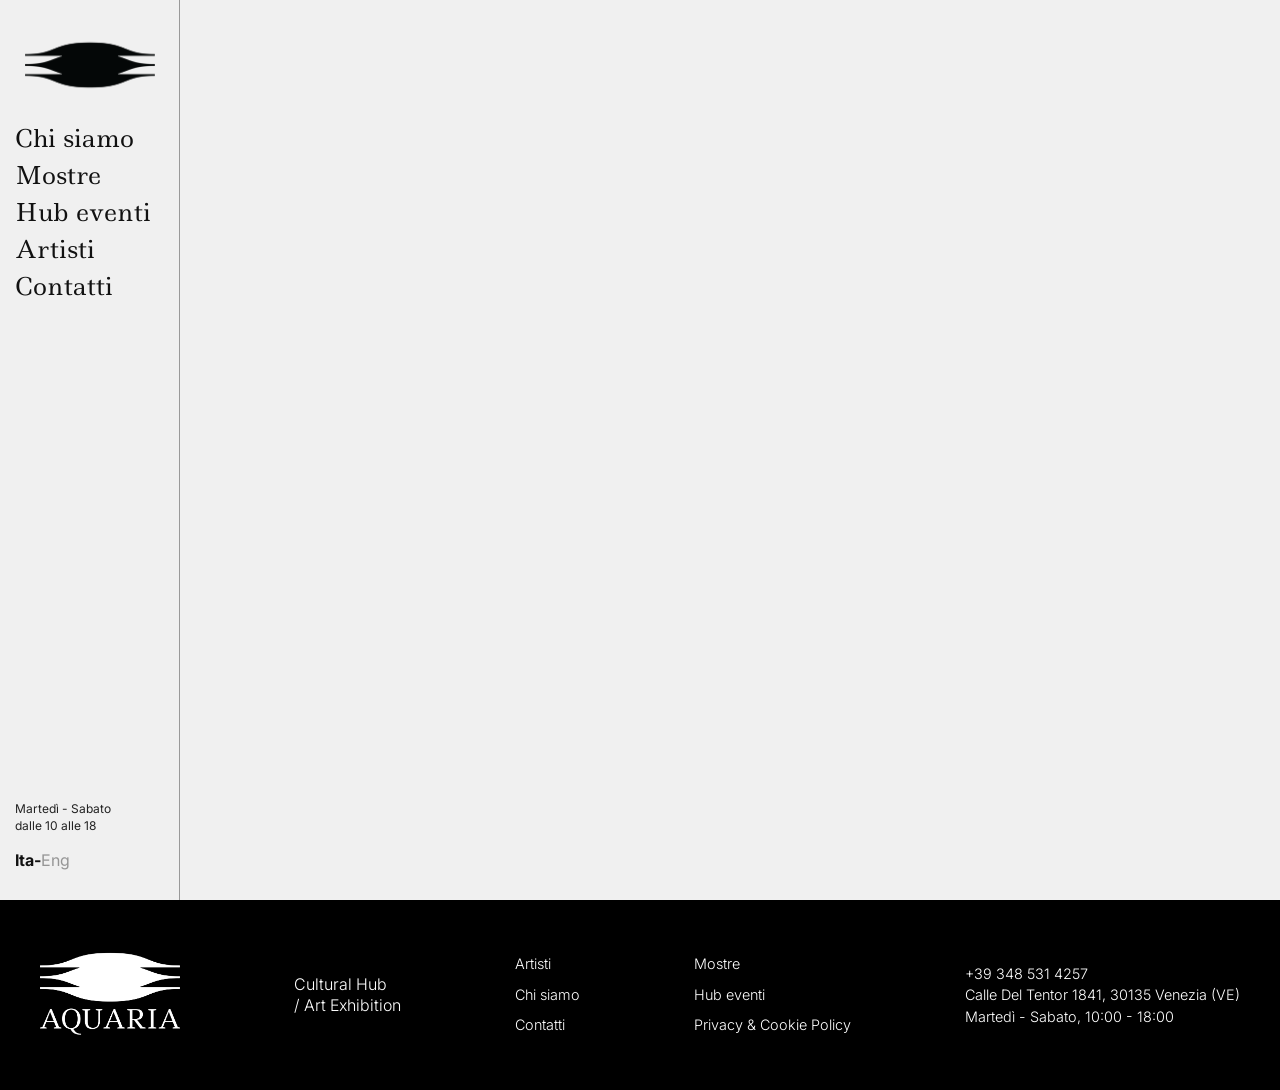
<file: index.html>
<!DOCTYPE html>
<html lang="it">
<head>
    <meta charset="UTF-8">
    <meta name="viewport" content="width=device-width, initial-scale=1.0">
    
    <title>AQUARIA | Galleria d'Arte Contemporanea e Hub Culturale a Venezia</title>
    <meta name="description" content="Scopri AQUARIA, spazio culturale indipendente a Venezia. Mostre d'arte contemporanea, eventi hub e artisti emergenti in laguna. Ingresso gratuito.">
    
    <link rel="preconnect" href="https://fonts.googleapis.com">
    <link rel="preconnect" href="https://fonts.gstatic.com" crossorigin>
    <link href="https://fonts.googleapis.com/css2?family=Inter:wght@400;600;800&family=Ledger&display=swap" rel="stylesheet">
    <link rel="stylesheet" href="style.css">
</head>
<body class="home-page">

    <header class="mobile-header">
        <a href="index.html" class="logo-mobile">
            <img src="logo.png" alt="Aquaria Logo">
        </a>
        
        <div class="hamburger-menu" id="hamburger-menu">
            <span></span>
            <span></span>
            <span></span>
        </div>
    </header>

    <aside class="sidebar">
        <a href="index.html" class="desktop-logo">
            <img src="logo.png" alt="Aquaria Logo">
        </a>

        <div class="mobile-menu-header">
            <div class="mobile-menu-title">Menu</div>
            <div class="lang-switch mobile-lang">
                <span class="lang-it active">Ita</span>-<span class="lang-en">Eng</span>
            </div>
        </div>

        <nav class="nav-menu">
            <ul>
                <li>
                    <a href="about-us.html">
                        <span class="it-only">Chi siamo</span>
                        <span class="en-only">About us</span>
                    </a>
                </li>
                <li>
                    <a href="Exhibitions.html">
                        <span class="it-only">Mostre</span>
                        <span class="en-only">Exhibitions</span>
                    </a>
                </li>
                <li>
                    <a href="hub-events.html">
                        <span class="it-only">Hub eventi</span>
                        <span class="en-only">Hub events</span>
                    </a>
                </li>
                <li>
                    <a href="artists.html">
                        <span class="it-only">Artisti</span>
                        <span class="en-only">Artists</span>
                    </a>
                </li>
                <li>
                    <a href="contacts.html">
                        <span class="it-only">Contatti</span>
                        <span class="en-only">Contact us</span>
                    </a>
                </li>
            </ul>
        </nav>
        
        <div class="hours">
            <span class="it-only">Martedì - Sabato<br>dalle 10 alle 18</span>
            <span class="en-only">Tuesday - Saturday<br>10am to 6pm</span>
        </div>

        <div class="lang-switch desktop-lang">
            <span class="lang-it active">Ita</span>-<span class="lang-en">Eng</span>
        </div>
    </aside>

    <main class="main-content">
        <header class="content-header">
            <h1 class="main-title">Aquaria</h1>
            <a href="Exhibitions.html" class="events-link">
                <span class="it-only">Scopri i nostri eventi!</span>
                <span class="en-only">Discover our events!</span>
            </a>
        </header>

        <section class="gallery" id="home-gallery">
        </section>
        
        <footer class="site-footer">
            <div class="footer-col">
                <a href="index.html" class="footer-logo">
                    <img src="logo_footer.png" alt="Aquaria Logo Footer" class="invert-logo">
                </a>
            </div>

            <div class="footer-col">
                <div style="font-family: var(--font-sans); font-size: 1rem; line-height: 1.3;">
                    Cultural Hub<br>/ Art Exhibition
                </div>
            </div>

            <div class="footer-col" style="gap: 12px;">
                <a href="artists.html">
                    <span class="it-only">Artisti</span>
                    <span class="en-only">Artists</span>
                </a>
                <a href="about-us.html">
                    <span class="it-only">Chi siamo</span>
                    <span class="en-only">About us</span>
                </a>
                <a href="contacts.html">
                    <span class="it-only">Contatti</span>
                    <span class="en-only">Contacts</span>
                </a>
            </div>

            <div class="footer-col" style="gap: 12px;">
                <a href="Exhibitions.html">
                    <span class="it-only">Mostre</span>
                    <span class="en-only">Exhibitions</span>
                </a>
                <a href="hub-events.html">
                    <span class="it-only">Hub eventi</span>
                    <span class="en-only">Hub events</span>
                </a>
                <a href="privacy.html">Privacy & Cookie Policy</a>
            </div>

            <div class="footer-col" style="line-height: 1.5;">
                +39 348 531 4257<br>
                Calle Del Tentor 1841, 30135 Venezia (VE)<br>
                <span class="it-only">Martedì - Sabato, 10:00 - 18:00</span>
                <span class="en-only">Tuesday - Saturday, 10am - 6pm</span>
            </div>
        </footer>
    </main>

    <script src="script.js?v=5"></script>
</body>
</html>
</file>
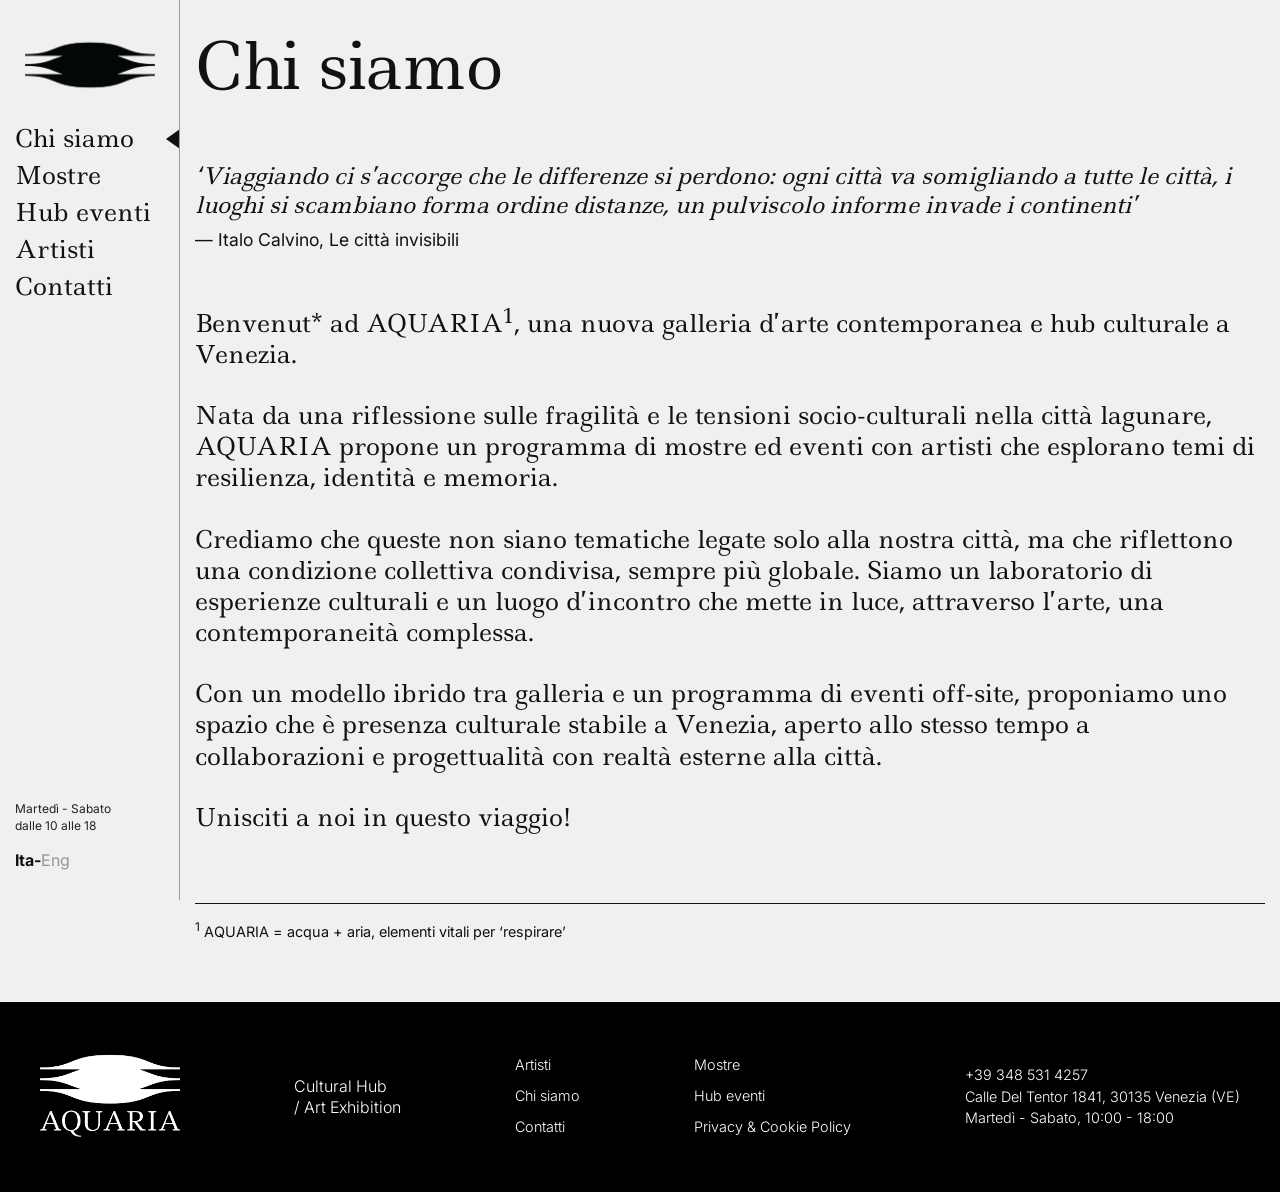
<file: about-us.html>
<!DOCTYPE html>
<html lang="it">
<head>
    <meta charset="UTF-8">
    <meta name="viewport" content="width=device-width, initial-scale=1.0">
    <title>Aquaria - About Us</title>
    <link rel="preconnect" href="https://fonts.googleapis.com">
    <link rel="preconnect" href="https://fonts.gstatic.com" crossorigin>
    <link href="https://fonts.googleapis.com/css2?family=Inter:wght@400;600;800&family=Ledger&display=swap" rel="stylesheet">
    <link rel="stylesheet" href="style.css">
</head>
<body>

    <header class="mobile-header">
        <a href="index.html" class="logo-mobile">
            <img src="logo.png" alt="Aquaria Logo">
        </a>
        
        <div class="hamburger-menu" id="hamburger-menu">
            <span></span>
            <span></span>
            <span></span>
        </div>
    </header>

    <aside class="sidebar">
        <a href="index.html" class="desktop-logo">
            <img src="logo.png" alt="Aquaria Logo">
        </a>

        <div class="mobile-menu-header">
            <div class="mobile-menu-title">Menu</div>
            <div class="lang-switch mobile-lang">
                <span class="lang-it active">Ita</span>-<span class="lang-en">Eng</span>
            </div>
        </div>

        <nav class="nav-menu">
            <ul>
                <li>
                    <a href="about-us.html">
                        <span class="it-only">Chi siamo</span>
                        <span class="en-only">About us</span>
                    </a>
                </li>
                <li>
                    <a href="Exhibitions.html">
                        <span class="it-only">Mostre</span>
                        <span class="en-only">Exhibitions</span>
                    </a>
                </li>
                <li>
                    <a href="hub-events.html">
                        <span class="it-only">Hub eventi</span>
                        <span class="en-only">Hub events</span>
                    </a>
                </li>
                <li>
                    <a href="artists.html">
                        <span class="it-only">Artisti</span>
                        <span class="en-only">Artists</span>
                    </a>
                </li>
                <li>
                    <a href="contacts.html">
                        <span class="it-only">Contatti</span>
                        <span class="en-only">Contact us</span>
                    </a>
                </li>
            </ul>
        </nav>
        
        <div class="hours">
            <span class="it-only">Martedì - Sabato<br>dalle 10 alle 18</span>
            <span class="en-only">Tuesday - Saturday<br>10am to 6pm</span>
        </div>

        <div class="lang-switch desktop-lang">
            <span class="lang-it active">Ita</span>-<span class="lang-en">Eng</span>
        </div>
    </aside>

    <main class="main-content">
        <header class="content-header" style="margin-bottom: 40px;">
            <h1 class="main-title">
                <span class="it-only">Chi siamo</span>
                <span class="en-only">About us</span>
            </h1>
        </header>
        
        <div class="about-text">
            <div class="hero-quote">
                <p class="it-only" style="font-style: italic; font-size: 1.4rem; line-height: 1.3; margin-bottom: 0;">
                    ‘Viaggiando ci s’accorge che le differenze si perdono: ogni città va somigliando a tutte le città, i luoghi si scambiano forma ordine distanze, un pulviscolo informe invade i continenti’<br>
                    <span style="font-size: 1.1rem; font-family: var(--font-sans); font-style: normal; display: inline-block; margin-top: 10px;">— Italo Calvino, Le città invisibili</span>
                </p>
                <p class="en-only" style="font-style: italic; font-size: 1.4rem; line-height: 1.3; margin-bottom: 0;">
                    ‘Traveling, you realize that differences are lost: each city takes to resembling all cities, places exchange their form, order, distances, a shapeless dust invades the continents’<br>
                    <span style="font-size: 1.1rem; font-family: var(--font-sans); font-style: normal; display: inline-block; margin-top: 10px;">— Italo Calvino, Invisible Cities</span>
                </p>
            </div>

            <div class="it-only">
                <p style="margin-bottom: 30px;">
                    Benvenut* ad AQUARIA<sup>1</sup>, una nuova galleria d’arte contemporanea e hub culturale a Venezia.
                </p>
                <p style="margin-bottom: 30px;">
                    Nata da una riflessione sulle fragilità e le tensioni socio-culturali nella città lagunare, AQUARIA propone un programma di mostre ed eventi con artisti che esplorano temi di resilienza, identità e memoria.
                </p>
                <p style="margin-bottom: 30px;">
                    Crediamo che queste non siano tematiche legate solo alla nostra città, ma che riflettono una condizione collettiva condivisa, sempre più globale. Siamo un laboratorio di esperienze culturali e un luogo d’incontro che mette in luce, attraverso l’arte, una contemporaneità complessa.
                </p>
                <p style="margin-bottom: 30px;">
                    Con un modello ibrido tra galleria e un programma di eventi off-site, proponiamo uno spazio che è presenza culturale stabile a Venezia, aperto allo stesso tempo a collaborazioni e progettualità con realtà esterne alla città.
                </p>
                <p style="margin-bottom: 70px;">
                    Unisciti a noi in questo viaggio!
                </p>
                <p style="font-size: 0.9rem; font-family: var(--font-sans); border-top: 1px solid #111; padding-top: 15px; margin-bottom: 0;">
                    <sup>1</sup> AQUARIA = acqua + aria, elementi vitali per ‘respirare’
                </p>
            </div>

            <div class="en-only">
                <p style="margin-bottom: 30px;">
                    Welcome to AQUARIA<sup>1</sup>, a new contemporary art gallery and cultural hub in Venice.
                </p>
                <p style="margin-bottom: 30px;">
                    Born from a reflection on the frailties and socio-cultural tensions in the lagoon city, AQUARIA proposes a program of exhibitions and events with artists exploring themes of resilience, identity, and memory.
                </p>
                <p style="margin-bottom: 30px;">
                    We believe that these issues are not only tied to our city, but reflect a shared, increasingly global collective condition. We are a laboratory of cultural experiences and a meeting place that highlights, through art, a complex contemporaneity.
                </p>
                <p style="margin-bottom: 30px;">
                    With a hybrid model between a gallery and an off-site event program, we offer a space that is a permanent cultural presence in Venice, while remaining open to collaborations and projects with realities outside the city.
                </p>
                <p style="margin-bottom: 70px;">
                    Join us on this journey!
                </p>
                <p style="font-size: 0.9rem; font-family: var(--font-sans); border-top: 1px solid #111; padding-top: 15px; margin-bottom: 0;">
                    <sup>1</sup> AQUARIA = water + air, vital elements to ‘breathe’
                </p>
            </div>
        </div>

          <footer class="site-footer">
            <div class="footer-col">
                <a href="index.html" class="footer-logo">
                    <img src="logo_footer.png" alt="Aquaria Logo Footer" class="invert-logo">
                </a>
            </div>

            <div class="footer-col">
                <div style="font-family: var(--font-sans); font-size: 1rem; line-height: 1.3;">
                    Cultural Hub<br>/ Art Exhibition
                </div>
            </div>

            <div class="footer-col" style="gap: 12px;">
                <a href="artists.html">
                    <span class="it-only">Artisti</span>
                    <span class="en-only">Artists</span>
                </a>
                <a href="about-us.html">
                    <span class="it-only">Chi siamo</span>
                    <span class="en-only">About us</span>
                </a>
                <a href="contacts.html">
                    <span class="it-only">Contatti</span>
                    <span class="en-only">Contacts</span>
                </a>
            </div>

            <div class="footer-col" style="gap: 12px;">
                <a href="Exhibitions.html">
                    <span class="it-only">Mostre</span>
                    <span class="en-only">Exhibitions</span>
                </a>
                <a href="hub-events.html">
                    <span class="it-only">Hub eventi</span>
                    <span class="en-only">Hub events</span>
                </a>
                <a href="privacy.html">Privacy & Cookie Policy</a>
            </div>

            <div class="footer-col" style="line-height: 1.5;">
                +39 348 531 4257<br>
                Calle Del Tentor 1841, 30135 Venezia (VE)<br>
                <span class="it-only">Martedì - Sabato, 10:00 - 18:00</span>
                <span class="en-only">Tuesday - Saturday, 10am - 6pm</span>
            </div>
        </footer>
    </main>

    <script src="script.js?v=5"></script>
</body>
</html>
</file>
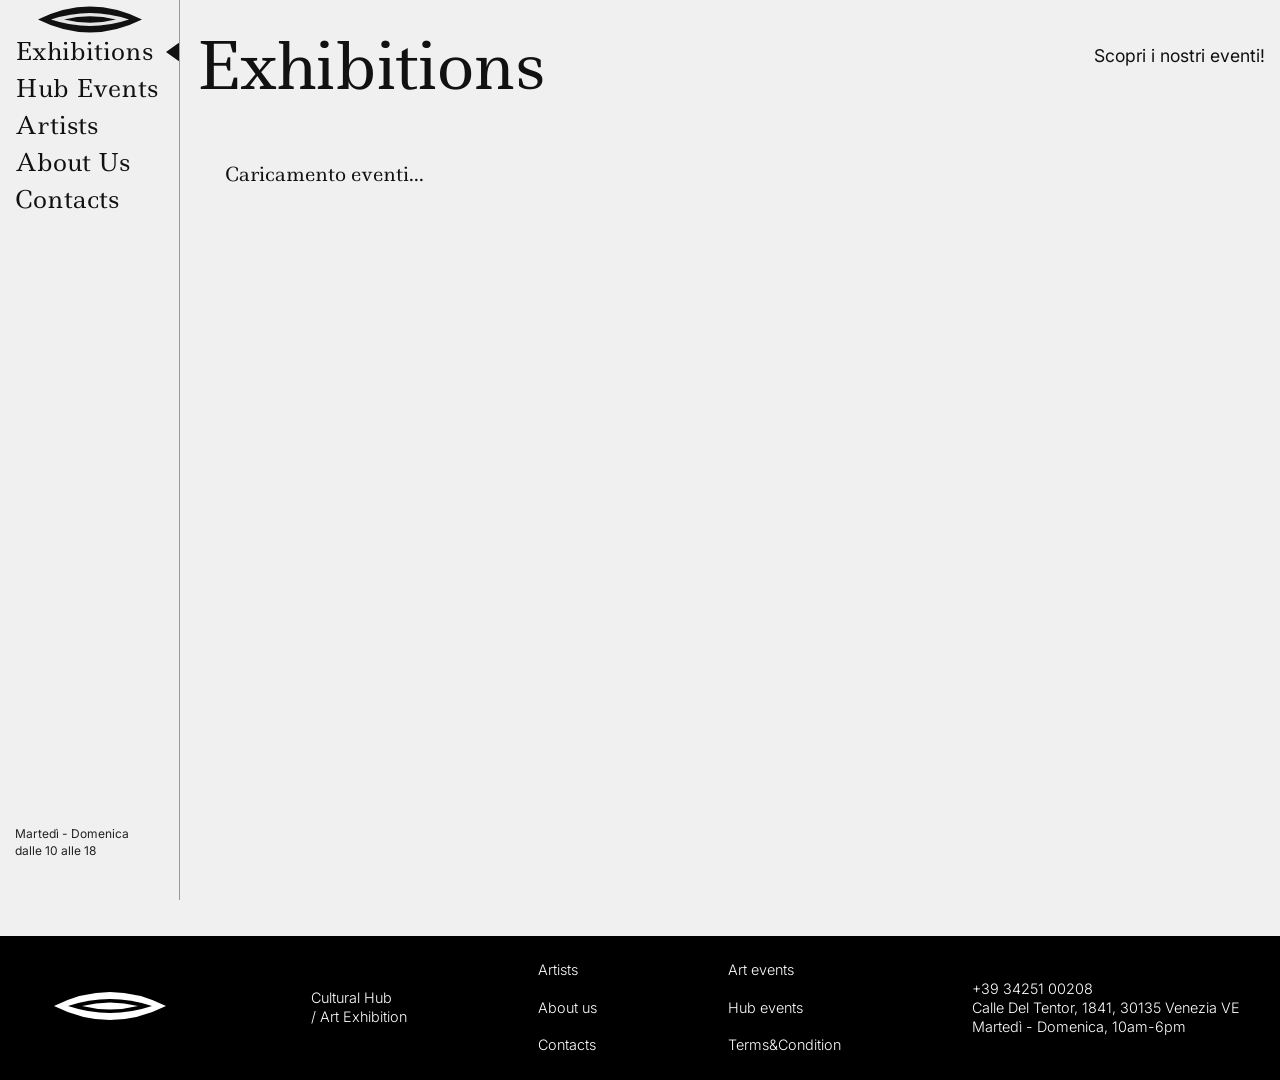
<file: art-events.html>
<!DOCTYPE html>
<html lang="it">
<head>
    <meta charset="UTF-8">
    <meta name="viewport" content="width=device-width, initial-scale=1.0">
    <title>Aquaria - Exhibitions</title>
    <link rel="preconnect" href="https://fonts.googleapis.com">
    <link rel="preconnect" href="https://fonts.gstatic.com" crossorigin>
    <link href="https://fonts.googleapis.com/css2?family=Inter:wght@400;600;800&family=Ledger&display=swap" rel="stylesheet">
    <link rel="stylesheet" href="style.css">
</head>
<body>

    <header class="mobile-header">
        <a href="index.html" class="logo-mobile">
            <svg viewBox="0 0 100 30" xmlns="http://www.w3.org/2000/svg">
                <path d="M10 15 Q50 -5 90 15 Q50 35 10 15 Z" fill="#111"/>
                <path d="M20 15 Q50 5 80 15 Q50 25 20 15 Z" fill="#e5e5e5"/>
                <path d="M30 15 Q50 10 70 15 Q50 20 30 15 Z" fill="#111"/>
            </svg>
        </a>
        
        <div class="hamburger-menu" id="hamburger-menu">
            <span></span>
            <span></span>
            <span></span>
        </div>
    </header>

    <aside class="sidebar">
        <div class="menu-arrow"></div>

        <a href="index.html" class="logo desktop-logo">
            <svg viewBox="0 0 100 30" xmlns="http://www.w3.org/2000/svg">
                <path d="M10 15 Q50 -5 90 15 Q50 35 10 15 Z" fill="#111"/>
                <path d="M20 15 Q50 5 80 15 Q50 25 20 15 Z" fill="#e5e5e5"/>
                <path d="M30 15 Q50 10 70 15 Q50 20 30 15 Z" fill="#111"/>
            </svg>
        </a>

        <div class="mobile-menu-header">
            <div class="mobile-menu-title">Menu</div>
            <a href="#" class="mobile-lang-switch">Eng-Ita</a>
        </div>

        <nav class="nav-menu">
            <ul>
                <li><a href="art-events.html">Exhibitions</a></li>
                <li><a href="hub-events.html">Hub Events</a></li>
                <li><a href="artists.html">Artists</a></li>
                <li><a href="about-us.html">About Us</a></li>
                <li><a href="contacts.html">Contacts</a></li>
            </ul>
        </nav>

        <div class="hours">
            Martedì - Domenica<br>
            dalle 10 alle 18
        </div>
    </aside>

    <main class="main-content">
        <header class="content-header">
            <h1 class="main-title">Exhibitions</h1>
            <a href="art-events.html" class="events-link">Scopri i nostri eventi!</a>
        </header>

        <div class="events-list" id="events-container">
            <p style="padding: 30px; font-family: var(--font-serif); font-size: 1.2rem;">
                Caricamento eventi...
            </p>
        </div>
        <!-- INIZIO FOOTER (Da inserire prima di </main>) -->
        <footer class="site-footer">
            <div class="footer-logo">
                <svg viewBox="0 0 100 30" xmlns="http://www.w3.org/2000/svg">
                    <path d="M10 15 Q50 -5 90 15 Q50 35 10 15 Z" fill="#fff"/>
                    <path d="M20 15 Q50 5 80 15 Q50 25 20 15 Z" fill="#000"/>
                    <path d="M30 15 Q50 10 70 15 Q50 20 30 15 Z" fill="#fff"/>
                </svg>
            </div>
            
            <div class="footer-col">
                Cultural Hub<br>
                / Art Exhibition
            </div>
            
            <div class="footer-col">
                <a href="artists.html">Artists</a><br>
                <a href="about-us.html">About us</a><br>
                <a href="contacts.html">Contacts</a>
            </div>
            
            <div class="footer-col">
                <a href="art-events.html">Art events</a><br>
                <a href="hub-events.html">Hub events</a><br>
                <a href="#">Terms&Condition</a>
            </div>
            
            <div class="footer-col">
                +39 34251 00208<br>
                Calle Del Tentor, 1841, 30135 Venezia VE<br>
                Martedì - Domenica, 10am-6pm
            </div>
        </footer>
        <!-- FINE FOOTER -->
    </main>

    <script src="script.js"></script>
</body>
</html>
</file>
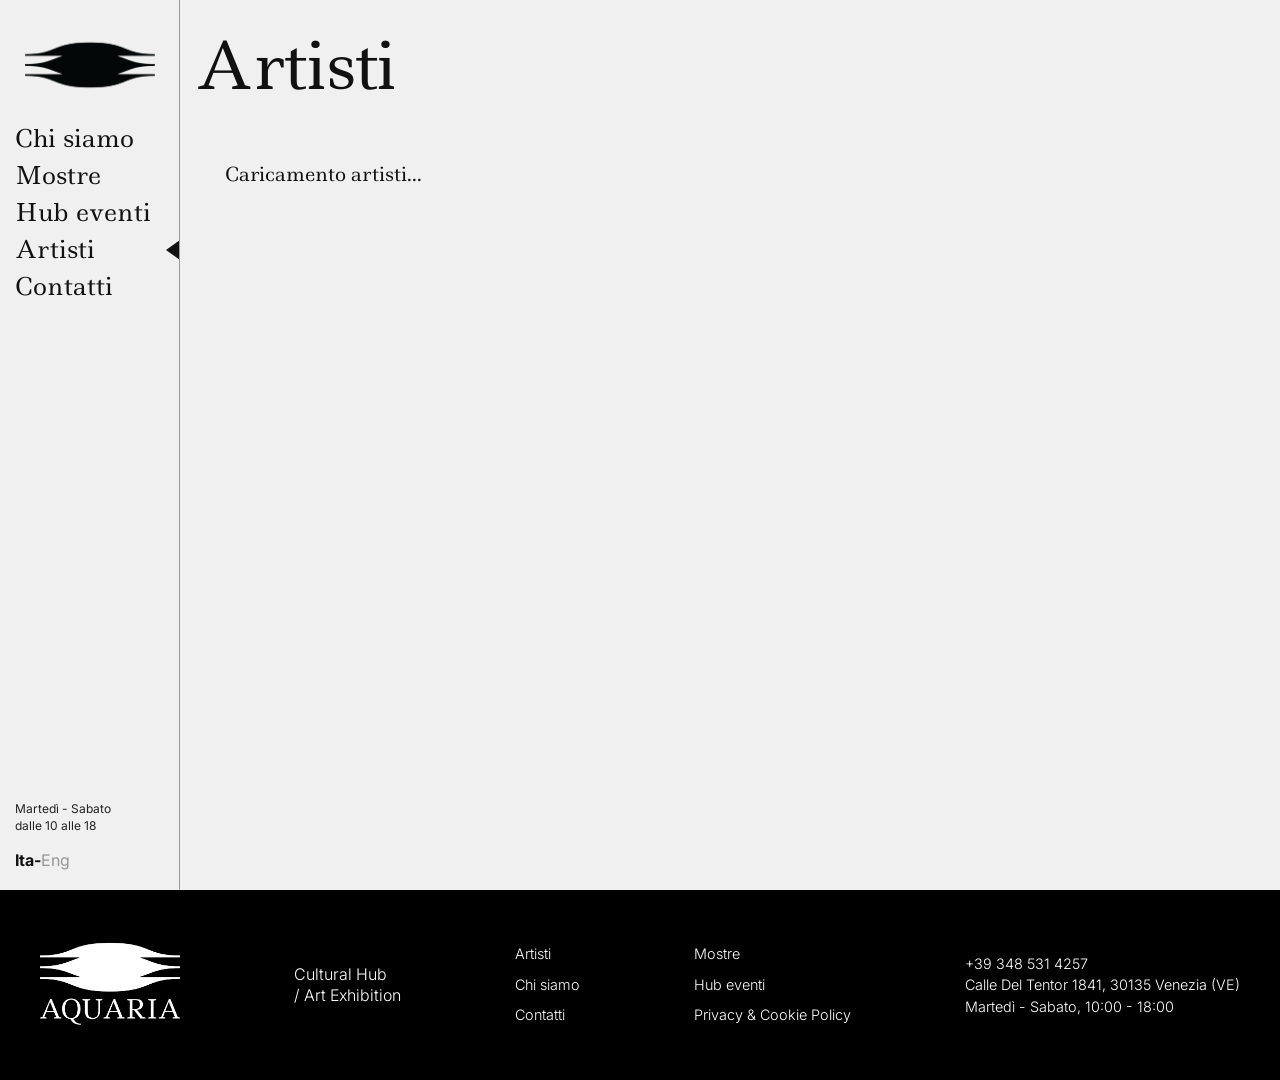
<file: artists.html>
<!DOCTYPE html>
<html lang="it">
<head>
    <meta charset="UTF-8">
    <meta name="viewport" content="width=device-width, initial-scale=1.0">
    <title>Aquaria - Artists</title>
    <link rel="preconnect" href="https://fonts.googleapis.com">
    <link rel="preconnect" href="https://fonts.gstatic.com" crossorigin>
    <link href="https://fonts.googleapis.com/css2?family=Inter:wght@400;600;800&family=Ledger&display=swap" rel="stylesheet">
    <link rel="stylesheet" href="style.css?v=2">
</head>
<body class="artists-page">

    <header class="mobile-header">
        <a href="index.html" class="logo-mobile">
            <img src="logo.png" alt="Aquaria Logo">
        </a>
        
        <div class="hamburger-menu" id="hamburger-menu">
            <span></span>
            <span></span>
            <span></span>
        </div>
    </header>

     <aside class="sidebar">
        <a href="index.html" class="desktop-logo">
            <img src="logo.png" alt="Aquaria Logo">
        </a>

        <div class="mobile-menu-header">
            <div class="mobile-menu-title">Menu</div>
            <div class="lang-switch mobile-lang">
                <span class="lang-it active">Ita</span>-<span class="lang-en">Eng</span>
            </div>
        </div>

        <nav class="nav-menu">
            <ul>
                <li>
                    <a href="about-us.html">
                        <span class="it-only">Chi siamo</span>
                        <span class="en-only">About us</span>
                    </a>
                </li>
                <li>
                    <a href="Exhibitions.html">
                        <span class="it-only">Mostre</span>
                        <span class="en-only">Exhibitions</span>
                    </a>
                </li>
                <li>
                    <a href="hub-events.html">
                        <span class="it-only">Hub eventi</span>
                        <span class="en-only">Hub events</span>
                    </a>
                </li>
                <li>
                    <a href="artists.html">
                        <span class="it-only">Artisti</span>
                        <span class="en-only">Artists</span>
                    </a>
                </li>
                <li>
                    <a href="contacts.html">
                        <span class="it-only">Contatti</span>
                        <span class="en-only">Contact us</span>
                    </a>
                </li>
            </ul>
        </nav>
        
        <div class="hours">
            <span class="it-only">Martedì - Sabato<br>dalle 10 alle 18</span>
            <span class="en-only">Tuesday - Saturday<br>10am to 6pm</span>
        </div>

        <div class="lang-switch desktop-lang">
            <span class="lang-it active">Ita</span>-<span class="lang-en">Eng</span>
        </div>
    </aside>

    <main class="main-content">
        <header class="content-header">
            <h1 class="main-title">
                <span class="it-only">Artisti</span>
                <span class="en-only">Artists</span>
            </h1>
        </header>

        <div class="events-list" id="artists-container">
            <p style="padding: 30px; font-family: var(--font-serif); font-size: 1.2rem;">
                <span class="it-only">Caricamento artisti...</span>
                <span class="en-only">Loading artists...</span>
            </p>
        </div>
        
         <footer class="site-footer">
            <div class="footer-col">
                <a href="index.html" class="footer-logo">
                    <img src="logo_footer.png" alt="Aquaria Logo Footer" class="invert-logo">
                </a>
            </div>

            <div class="footer-col">
                <div style="font-family: var(--font-sans); font-size: 1rem; line-height: 1.3;">
                    Cultural Hub<br>/ Art Exhibition
                </div>
            </div>

            <div class="footer-col" style="gap: 12px;">
                <a href="artists.html">
                    <span class="it-only">Artisti</span>
                    <span class="en-only">Artists</span>
                </a>
                <a href="about-us.html">
                    <span class="it-only">Chi siamo</span>
                    <span class="en-only">About us</span>
                </a>
                <a href="contacts.html">
                    <span class="it-only">Contatti</span>
                    <span class="en-only">Contacts</span>
                </a>
            </div>

            <div class="footer-col" style="gap: 12px;">
                <a href="Exhibitions.html">
                    <span class="it-only">Mostre</span>
                    <span class="en-only">Exhibitions</span>
                </a>
                <a href="hub-events.html">
                    <span class="it-only">Hub eventi</span>
                    <span class="en-only">Hub events</span>
                </a>
                <a href="privacy.html">Privacy & Cookie Policy</a>
            </div>

            <div class="footer-col" style="line-height: 1.5;">
                +39 348 531 4257<br>
                Calle Del Tentor 1841, 30135 Venezia (VE)<br>
                <span class="it-only">Martedì - Sabato, 10:00 - 18:00</span>
                <span class="en-only">Tuesday - Saturday, 10am - 6pm</span>
            </div>
        </footer>
    </main>

    <script src="script.js?v=5"></script>
</body>
</html>
</file>
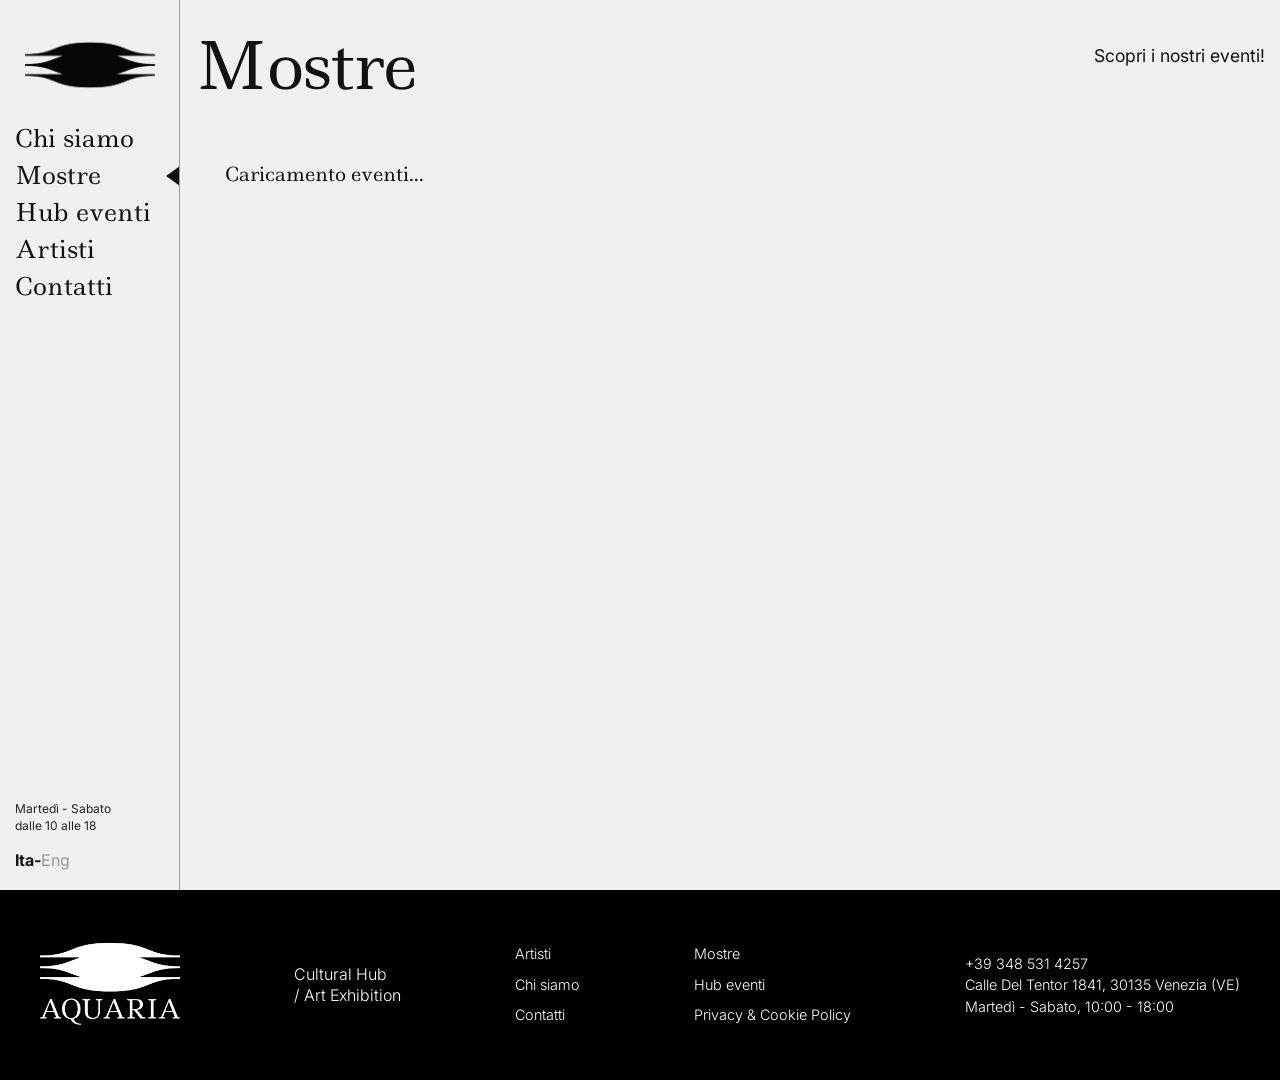
<file: Exhibitions.html>
<!DOCTYPE html>
<html lang="it">
<head>
    <meta charset="UTF-8">
    <meta name="viewport" content="width=device-width, initial-scale=1.0">
    <title>Aquaria - Exhibitions</title>
    <link rel="preconnect" href="https://fonts.googleapis.com">
    <link rel="preconnect" href="https://fonts.gstatic.com" crossorigin>
    <link href="https://fonts.googleapis.com/css2?family=Inter:wght@400;600;800&family=Ledger&display=swap" rel="stylesheet">
    <link rel="stylesheet" href="style.css">
</head>
<body>

    <header class="mobile-header">
        <a href="index.html" class="logo-mobile">
            <img src="logo.png" alt="Aquaria Logo">
        </a>
        
        <div class="hamburger-menu" id="hamburger-menu">
            <span></span>
            <span></span>
            <span></span>
        </div>
    </header>

    <aside class="sidebar">
        <a href="index.html" class="desktop-logo">
            <img src="logo.png" alt="Aquaria Logo">
        </a>

        <div class="mobile-menu-header">
            <div class="mobile-menu-title">Menu</div>
            <div class="lang-switch mobile-lang">
                <span class="lang-it active">Ita</span>-<span class="lang-en">Eng</span>
            </div>
        </div>

        <nav class="nav-menu">
            <ul>
                <li>
                    <a href="about-us.html">
                        <span class="it-only">Chi siamo</span>
                        <span class="en-only">About us</span>
                    </a>
                </li>
                <li>
                    <a href="Exhibitions.html">
                        <span class="it-only">Mostre</span>
                        <span class="en-only">Exhibitions</span>
                    </a>
                </li>
                <li>
                    <a href="hub-events.html">
                        <span class="it-only">Hub eventi</span>
                        <span class="en-only">Hub events</span>
                    </a>
                </li>
                <li>
                    <a href="artists.html">
                        <span class="it-only">Artisti</span>
                        <span class="en-only">Artists</span>
                    </a>
                </li>
                <li>
                    <a href="contacts.html">
                        <span class="it-only">Contatti</span>
                        <span class="en-only">Contact us</span>
                    </a>
                </li>
            </ul>
        </nav>
        
        <div class="hours">
            <span class="it-only">Martedì - Sabato<br>dalle 10 alle 18</span>
            <span class="en-only">Tuesday - Saturday<br>10am to 6pm</span>
        </div>

        <div class="lang-switch desktop-lang">
            <span class="lang-it active">Ita</span>-<span class="lang-en">Eng</span>
        </div>
    </aside>

    <main class="main-content">
        <header class="content-header">
            <h1 class="main-title">
                <span class="it-only">Mostre</span>
                <span class="en-only">Exhibitions</span>
            </h1>
            <a href="Exhibitions.html" class="events-link">
                <span class="it-only">Scopri i nostri eventi!</span>
                <span class="en-only">Discover our events!</span>
            </a>
        </header>

        <div class="events-list" id="events-container">
            <p style="padding: 30px; font-family: var(--font-serif); font-size: 1.2rem;">
                <span class="it-only">Caricamento eventi...</span>
                <span class="en-only">Loading events...</span>
            </p>
        </div>
        
       <footer class="site-footer">
            <div class="footer-col">
                <a href="index.html" class="footer-logo">
                    <img src="logo_footer.png" alt="Aquaria Logo Footer" class="invert-logo">
                </a>
            </div>

            <div class="footer-col">
                <div style="font-family: var(--font-sans); font-size: 1rem; line-height: 1.3;">
                    Cultural Hub<br>/ Art Exhibition
                </div>
            </div>

            <div class="footer-col" style="gap: 12px;">
                <a href="artists.html">
                    <span class="it-only">Artisti</span>
                    <span class="en-only">Artists</span>
                </a>
                <a href="about-us.html">
                    <span class="it-only">Chi siamo</span>
                    <span class="en-only">About us</span>
                </a>
                <a href="contacts.html">
                    <span class="it-only">Contatti</span>
                    <span class="en-only">Contacts</span>
                </a>
            </div>

            <div class="footer-col" style="gap: 12px;">
                <a href="Exhibitions.html">
                    <span class="it-only">Mostre</span>
                    <span class="en-only">Exhibitions</span>
                </a>
                <a href="hub-events.html">
                    <span class="it-only">Hub eventi</span>
                    <span class="en-only">Hub events</span>
                </a>
                <a href="privacy.html">Privacy & Cookie Policy</a>
            </div>

            <div class="footer-col" style="line-height: 1.5;">
                +39 348 531 4257<br>
                Calle Del Tentor 1841, 30135 Venezia (VE)<br>
                <span class="it-only">Martedì - Sabato, 10:00 - 18:00</span>
                <span class="en-only">Tuesday - Saturday, 10am - 6pm</span>
            </div>
        </footer>
    </main>

    <script src="script.js?v=5"></script>
</body>
</html>
</file>
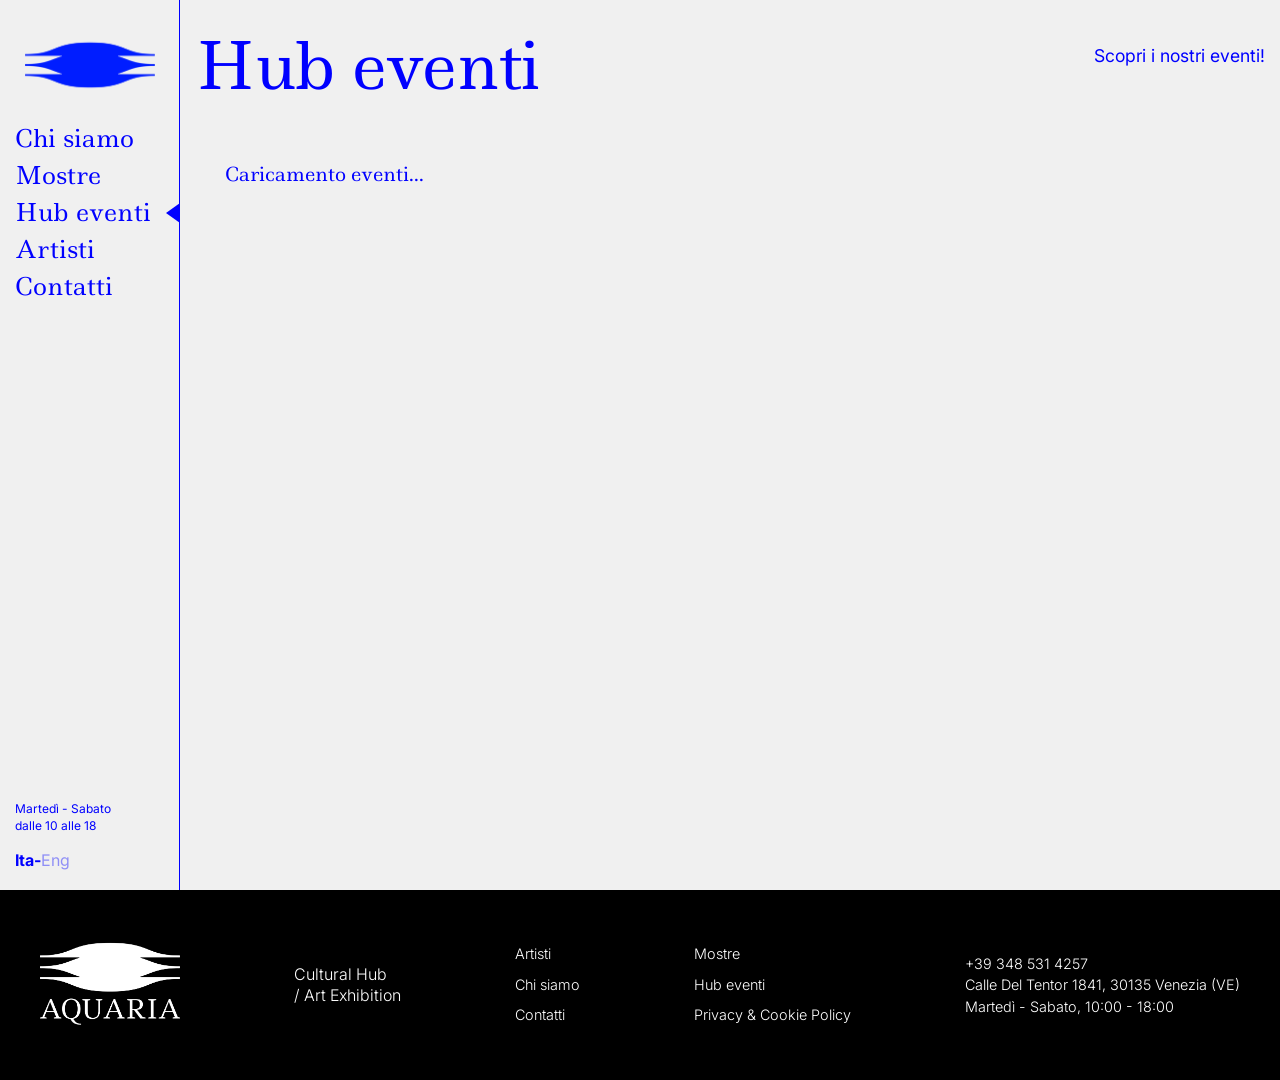
<file: hub-events.html>
<!DOCTYPE html>
<html lang="it">
<head>
    <meta charset="UTF-8">
    <meta name="viewport" content="width=device-width, initial-scale=1.0">
    <title>Aquaria - Hub Events</title>
    <link rel="preconnect" href="https://fonts.googleapis.com">
    <link rel="preconnect" href="https://fonts.gstatic.com" crossorigin>
    <link href="https://fonts.googleapis.com/css2?family=Inter:wght@400;600;800&family=Ledger&display=swap" rel="stylesheet">
    <link rel="stylesheet" href="style.css?v=2">
</head>
<body class="hub-page">

    <header class="mobile-header">
        <a href="index.html" class="logo-mobile">
            <img src="logo.png" alt="Aquaria Logo">
        </a>
        
        <div class="hamburger-menu" id="hamburger-menu">
            <span></span>
            <span></span>
            <span></span>
        </div>
    </header>

    <aside class="sidebar">
        <a href="index.html" class="desktop-logo">
            <img src="logo.png" alt="Aquaria Logo">
        </a>

        <div class="mobile-menu-header">
            <div class="mobile-menu-title">Menu</div>
            <div class="lang-switch mobile-lang">
                <span class="lang-it active">Ita</span>-<span class="lang-en">Eng</span>
            </div>
        </div>

        <nav class="nav-menu">
            <ul>
                <li>
                    <a href="about-us.html">
                        <span class="it-only">Chi siamo</span>
                        <span class="en-only">About us</span>
                    </a>
                </li>
                <li>
                    <a href="Exhibitions.html">
                        <span class="it-only">Mostre</span>
                        <span class="en-only">Exhibitions</span>
                    </a>
                </li>
                <li>
                    <a href="hub-events.html">
                        <span class="it-only">Hub eventi</span>
                        <span class="en-only">Hub events</span>
                    </a>
                </li>
                <li>
                    <a href="artists.html">
                        <span class="it-only">Artisti</span>
                        <span class="en-only">Artists</span>
                    </a>
                </li>
                <li>
                    <a href="contacts.html">
                        <span class="it-only">Contatti</span>
                        <span class="en-only">Contact us</span>
                    </a>
                </li>
            </ul>
        </nav>
        
        <div class="hours">
            <span class="it-only">Martedì - Sabato<br>dalle 10 alle 18</span>
            <span class="en-only">Tuesday - Saturday<br>10am to 6pm</span>
        </div>

        <div class="lang-switch desktop-lang">
            <span class="lang-it active">Ita</span>-<span class="lang-en">Eng</span>
        </div>
    </aside>

    <main class="main-content">
        <header class="content-header">
            <h1 class="main-title">
                <span class="it-only">Hub eventi</span>
                <span class="en-only">Hub events</span>
            </h1>
            <a href="hub-events.html" class="events-link">
                <span class="it-only">Scopri i nostri eventi!</span>
                <span class="en-only">Discover our events!</span>
            </a>
        </header>

        <div class="events-list" id="events-container">
            <p style="padding: 30px; font-family: var(--font-serif); font-size: 1.2rem;">
                <span class="it-only">Caricamento eventi...</span>
                <span class="en-only">Loading events...</span>
            </p>
        </div>
        
       <footer class="site-footer">
            <div class="footer-col">
                <a href="index.html" class="footer-logo">
                    <img src="logo_footer.png" alt="Aquaria Logo Footer" class="invert-logo">
                </a>
            </div>

            <div class="footer-col">
                <div style="font-family: var(--font-sans); font-size: 1rem; line-height: 1.3;">
                    Cultural Hub<br>/ Art Exhibition
                </div>
            </div>

            <div class="footer-col" style="gap: 12px;">
                <a href="artists.html">
                    <span class="it-only">Artisti</span>
                    <span class="en-only">Artists</span>
                </a>
                <a href="about-us.html">
                    <span class="it-only">Chi siamo</span>
                    <span class="en-only">About us</span>
                </a>
                <a href="contacts.html">
                    <span class="it-only">Contatti</span>
                    <span class="en-only">Contacts</span>
                </a>
            </div>

            <div class="footer-col" style="gap: 12px;">
                <a href="Exhibitions.html">
                    <span class="it-only">Mostre</span>
                    <span class="en-only">Exhibitions</span>
                </a>
                <a href="hub-events.html">
                    <span class="it-only">Hub eventi</span>
                    <span class="en-only">Hub events</span>
                </a>
                <a href="privacy.html">Privacy & Cookie Policy</a>
            </div>

            <div class="footer-col" style="line-height: 1.5;">
                +39 348 531 4257<br>
                Calle Del Tentor 1841, 30135 Venezia (VE)<br>
                <span class="it-only">Martedì - Sabato, 10:00 - 18:00</span>
                <span class="en-only">Tuesday - Saturday, 10am - 6pm</span>
            </div>
        </footer>
    </main>

    <script src="script.js?v=5"></script>
</body>
</html>
</file>
<file: style.css>
/* === VARIABILI E RESET === */
:root {
    --bg-color: #f0f0f0; 
    --text-color: #111;
    --sidebar-width: 180px; 
    --font-serif: 'Ledger', serif;
    --font-sans: 'Inter', sans-serif;
}

* { margin: 0; padding: 0; box-sizing: border-box; }

body { background-color: var(--bg-color); color: var(--text-color); display: flex; min-height: 100vh; overflow-x: hidden; }

/* === SIDEBAR E NAVIGAZIONE (Desktop) === */
.sidebar {
    width: var(--sidebar-width); position: fixed; top: 0; left: 0; height: 100vh;
    border-right: 1px solid #999; padding: 40px 15px 30px 15px; display: flex; flex-direction: column;
    background-color: var(--bg-color); z-index: 100;
    overflow-y: auto; 
}

.menu-arrow {
    position: absolute; right: -1px; top: 0; width: 0; height: 0; 
    border-top: 10px solid transparent; 
    border-bottom: 10px solid transparent; 
    border-right: 14px solid #111; 
    transform: translateY(-50%); transition: top 0.25s cubic-bezier(0.25, 1, 0.5, 1), opacity 0.2s ease; 
    pointer-events: none; opacity: 0; 
}
.menu-arrow.show { opacity: 1; }

/* ========================================================= */
/* === COMANDI MANUALI: ALLINEAMENTO LOGO E MENÙ         === */
/* ========================================================= */
.desktop-logo { 
    display: block; width: 150%; max-width: 130px; flex-shrink: 0;
    margin-left: auto; margin-right: auto;
    margin-top: -40px; margin-bottom: 6px; 
}
.desktop-logo img { 
    width: 100%; 
    height: auto; 
    display: block; 
    object-fit: contain; 
    /* Aggiunge la transizione fluida per grandezza e trasparenza */
    transition: transform 0.4s cubic-bezier(0.25, 1, 0.5, 1); 
}

/* 👇 L'effetto al passaggio del mouse 👇 */
.desktop-logo:hover img { 
    transform: scale(1.08); /* Lo ingrandisce dell'8% */
    
}

/* 👇👇👇 MODIFICA EVIDENZIATA: ALTEZZA MENU 👇👇👇 */
.nav-menu { 
    margin-top: -14px; /* Modifica questo numero per far salire/scendere il menù */
}
/* 👆👆👆 --------------------------------- 👆👆👆 */


.nav-menu ul { list-style: none; }
.nav-menu li { margin-bottom: 4px; }
.nav-menu a { 
    text-decoration: none; color: var(--text-color); font-family: var(--font-serif); 
    font-size: 1.5rem; transition: color 0.2s ease; display: inline-block; width: 100%; 
}
.nav-menu a:hover, .nav-menu a.active { color: #111; }

/* ========================================================= */
/* === STILI TASTO LINGUA ENG-ITA (Desktop & Mobile)     === */
/* ========================================================= */
.lang-switch { font-family: var(--font-sans); font-weight: 700; font-size: 1rem; color: var(--text-color); cursor: pointer; }
.lang-switch span { transition: opacity 0.2s ease, font-weight 0.2s ease; }
.lang-switch span:not(.active) { opacity: 0.4; font-weight: 400; }
.lang-switch span:hover { opacity: 1; }

.desktop-lang { margin-top: 5px; margin-bottom: 0; }
.mobile-lang { margin-bottom: 4px; }
body.hub-page .lang-switch { color: #0000ff; }

@media (max-width: 768px) { .desktop-lang { display: none; } }
@media (min-width: 769px) { .mobile-lang { display: none; } }

.mobile-menu-header { display: none; }
.mobile-lang { font-size: 1.2rem; margin-bottom: 2px; }
.hours { margin-top: auto; font-family: var(--font-sans); font-size: 0.75rem; line-height: 1.4; color: #222; margin-bottom: 10px; white-space: nowrap; flex-shrink: 0; }

/* === HEADER MOBILE E HAMBURGER === */
.mobile-header { display: none; }
.hamburger-menu { display: flex; width: 30px; height: 22px; cursor: pointer; flex-direction: column; justify-content: space-between; }
.hamburger-menu span { display: block; height: 3px; width: 100%; background-color: var(--text-color); transition: 0.3s ease; }
.hamburger-menu.active span:nth-child(1) { transform: translateY(9.5px) rotate(45deg); }
.hamburger-menu.active span:nth-child(2) { opacity: 0; }
.hamburger-menu.active span:nth-child(3) { transform: translateY(-9.5px) rotate(-45deg); }

/* === MAIN CONTENT === */
.main-content { 
    margin-left: var(--sidebar-width); flex: 1; padding: 40px 15px 0 15px; display: flex; flex-direction: column; 
    min-height: calc(100vh + 180px); 
}

.content-header { display: flex; justify-content: space-between; align-items: flex-start; margin-bottom: 40px; padding-top: 0; }
.main-title { font-family: var(--font-serif); font-size: 4rem; line-height: 0.8; margin-bottom: 0; letter-spacing: -0.02em; font-weight: 300; -webkit-font-smoothing: antialiased; -moz-osx-font-smoothing: grayscale; }
.events-link { font-family: var(--font-sans); font-size: 1.1rem; color: var(--text-color); text-decoration: none; margin-top: 5px; }
.events-link:hover { text-decoration: underline; }

/* === GALLERY HOME === */
.gallery { display: flex; flex-direction: column; width: 100%; padding-bottom: 50px; }
.gallery-link { display: block; width: 100%; position: relative; margin-bottom: 0; }
.gallery img { width: 100%; height: auto; display: block; border-radius: 8px; object-fit: cover; }
.gallery-overlay { display: none; position: absolute; top: 50%; left: 50%; transform: translate(-50%, -50%); z-index: 10; text-align: center; width: 90%; }
.g-date { 
    background-color: #fff; 
    color: #111; 
    padding: 3px 8px; 
    font-family: var(--font-sans); 
    font-size: 0.8rem; 
    white-space: nowrap;
    display: table; 
    margin: 0 auto; 
}

.g-artist { 
    background-color: #fff; 
    color: #111; 
    font-family: var(--font-sans); 
    font-size: 0.9rem; 
    font-weight: 400; 
    text-transform: uppercase; 
    display: inline; 
    padding: 4px 8px; 
    line-height: 1.6; 
    box-decoration-break: clone;
    -webkit-box-decoration-break: clone; 
}
/* === OVERRIDE HOME PAGE FULL SCREEN (Desktop & Mobile) === */
body.home-page .main-content { padding: 0 !important; display: block !important; } 
body.home-page .content-header { display: none !important; } 
body.home-page .gallery { display: flex !important; flex-direction: column !important; padding-bottom: 0 !important; width: 100% !important; min-height: 100vh !important; } 
body.home-page .gallery-link { display: block !important; height: 98vh !important; min-height: 98vh !important; max-height: 98vh !important; width: 100% !important; position: relative !important; flex: 0 0 98vh !important; overflow: hidden !important; } 
body.home-page .gallery img { display: block !important; border-radius: 0 !important; height: 100% !important; width: 100% !important; object-fit: cover !important; } 
body.home-page .gallery-overlay { display: block !important; }

/* === ALTRE PAGINE === */
.about-text { font-family: var(--font-serif); font-size: 1.5rem; line-height: 1.3; color: var(--text-color); margin-bottom: 60px; }
.hero-quote { display: flex; flex-direction: column; justify-content: center; margin-top: 30px; margin-bottom: 50px; }
.hero-quote p { margin-bottom: 0; }

/* === REGOLE FISARMONICA (FIX RIGA INFERIORE E FOOTER) === */
.events-list { width: 100%; margin-bottom: 60px; border-bottom: none !important; }
.event-item { width: 100%; }
.event-item:last-child { border-bottom: 1px solid #111; }
.event-header { display: grid; grid-template-columns: 140px 2fr 1fr 80px; padding: 20px 0; cursor: pointer; border-top: 1px solid #111; align-items: start; transition: background-color 0.2s ease; }
.event-item:first-child .event-header { border-top: none; padding-top: 0; }
.event-header:hover { background-color: rgba(0,0,0,0.03); }
.e-date { font-family: var(--font-sans); font-size: 1rem; font-weight: 600; line-height: 1.3; }
.e-title { font-family: var(--font-serif); font-size: 1.35rem; line-height: 1.2; }
.e-loc { font-family: var(--font-sans); font-size: 0.7rem; text-transform: uppercase; line-height: 1.3; color: #333; }
.event-details { max-height: 0; overflow: hidden; opacity: 0; padding: 0; display: grid; grid-template-columns: 140px 2fr 1fr 80px; transition: 0.5s ease; }
.event-item.open .event-details { 
    max-height: 1500px; 
    opacity: 1; 
    padding: 20px 0 0 0; /* Questo azzera il padding inferiore e fa toccare l'immagine alla riga! */
}
.e-desc { grid-column: 1 / 3; padding-right: 60px; display: flex; flex-direction: column; }
.e-desc p { font-family: var(--font-serif); font-size: 0.95rem; line-height: 1.15; margin-bottom: 25px; }
.buy-tickets { font-family: var(--font-sans); font-weight: 600; font-size: 1rem; color: #111; text-decoration: none; margin-top: auto; margin-bottom: 20px; }
.e-image { grid-column: 3 / 5; display: flex; }
.e-image img { width: 100%; height: 100%; min-height: 400px; object-fit: cover; display: block; }

/* === ARTISTS MENU === */
.artist-header { display: grid; grid-template-columns: 2fr 2fr 1fr; padding: 20px 0; cursor: pointer; border-top: 1px solid #111; align-items: center; transition: background-color 0.2s ease; }
.event-item:first-child .artist-header { border-top: none; padding-top: 0; }
.artist-header:hover { background-color: rgba(0,0,0,0.03); }
.a-name { font-family: var(--font-sans); font-size: 1.1rem; font-weight: 600; }
.a-category { font-family: var(--font-serif); font-size: 1.1rem; }
.a-date { font-family: var(--font-serif); font-size: 1.1rem; text-align: right; }
.a-desc { grid-column: 1 / 3; padding-right: 60px; display: flex; flex-direction: column; }
.a-desc p { font-family: var(--font-sans); font-size: 0.95rem; line-height: 1.3; margin-bottom: 20px; }
.a-image { grid-column: 3 / 5; display: flex; }
.a-image img { width: 100%; height: 100%; min-height: 400px; object-fit: cover; display: block; }

/* === TEMA BLU PER HUB EVENTS === */
body.hub-page, body.hub-page .main-title, body.hub-page .e-date, body.hub-page .e-title, body.hub-page .e-loc, body.hub-page .e-desc p, body.hub-page .buy-tickets, body.hub-page .events-link, body.hub-page .event-header::after { color: #0000ff; }
body.hub-page .nav-menu a, body.hub-page .nav-menu a:hover, body.hub-page .nav-menu a.active, body.hub-page .hours, body.hub-page .mobile-menu-title { color: #0000ff; }
body.hub-page .event-header { border-color: #0000ff; } 
body.hub-page .event-item:first-child .event-header { border-top: none; }
body.hub-page .event-item:last-child { border-bottom-color: #0000ff; } 
body.hub-page .sidebar { border-right-color: #0000ff; }
body.hub-page .menu-arrow { border-right-color: #0000ff; }
body.hub-page .hamburger-menu span { background-color: #0000ff; }
body.hub-page .buy-tickets:hover, body.hub-page .events-link:hover { color: #0000aa; }
body.hub-page .desktop-logo img, body.hub-page .logo-mobile img { filter: invert(16%) sepia(99%) saturate(7404%) hue-rotate(238deg) brightness(104%) contrast(148%); }

/* === FOOTER NERO (Desktop & Mobile) === */
.site-footer { background-color: #000; color: #fff; padding: 25px 40px; display: flex; justify-content: space-between; align-items: center; font-family: var(--font-sans); font-size: 0.9rem; line-height: 1.3; font-weight: 300; -webkit-font-smoothing: antialiased; -moz-osx-font-smoothing: grayscale; position: relative; z-index: 105; margin-top: auto; margin-left: calc(-1 * var(--sidebar-width) - 15px); margin-right: -15px; align-self: stretch; flex-shrink: 0; }
body.home-page .site-footer { margin-left: calc(-1 * var(--sidebar-width)); margin-right: 0; margin-top: 0; }
.footer-logo { width: 140px; display: block; }
.footer-logo img { width: 100%; height: auto; display: block; object-fit: contain; }
.invert-logo { filter: brightness(0) invert(1); }
.footer-col { display: flex; flex-direction: column; }
.footer-col a { color: #fff; text-decoration: none; transition: opacity 0.2s ease; font-weight: 300; display: inline-block; }
.footer-col a:hover { opacity: 0.6; }
body.hub-page .site-footer, body.hub-page .site-footer .footer-col, body.hub-page .site-footer a { color: #fff !important; }
body.hub-page .site-footer .invert-logo { filter: brightness(0) invert(1) !important; }

/* === MOBILE (Smartphone) === */
@media (max-width: 768px) {
    .mobile-header { display: flex; justify-content: space-between; align-items: center; position: fixed; top: 0; left: 0; width: 100%; height: 70px; background: var(--bg-color); z-index: 1002; padding: 0 20px; }
    /* Modifica questa parte nel blocco @media (max-width: 768px) */
.logo-mobile { 
    width: 180px;      /* Aumenta questo valore per ingrandire la larghezza */
    height: 80px;      /* Imposta l'altezza uguale alla mobile-header */
    display: flex;
    align-items: center; 
    margin-top: 0;
} 

.logo-mobile img { 
    width: 100%; 
    height: 100%; 
    display: block; 
    object-fit: contain; /* Mantiene le proporzioni senza distorcerlo */
    object-position: left center; 
}
    .logo-mobile img { width: 100%; height: 100%; display: block; object-fit: contain; object-position: left center; }
    .sidebar { transform: translateX(-100%); width: 100%; padding: 90px 20px 30px 20px; transition: 0.3s ease; border-right: none; z-index: 1001; }
    .sidebar.open { transform: translateX(0); }
    .desktop-logo, .menu-arrow, .hours { display: none; }
    .mobile-menu-header { display: flex; justify-content: space-between; align-items: flex-end; margin-bottom: 15px; }
    .mobile-menu-title { font-family: var(--font-serif); font-size: 2.8rem; line-height: 1; color: var(--text-color); }
    .nav-menu ul { border-top: none; } 
    .nav-menu li { margin-bottom: 0; border-bottom: 1px solid #111; }
    .nav-menu a { font-family: var(--font-sans); font-weight: 600; font-size: 1.2rem; padding: 15px 0; display: block; }
    body.hub-page .nav-menu li { border-bottom-color: #0000ff; }
    .main-content { margin-left: 0; padding: 100px 15px 0 15px; min-height: 100vh; }
    body.home-page .main-content { padding: 70px 0 0 0 !important; }
    .content-header { flex-direction: column; margin-bottom: 45px; }
    .main-title { font-size: 1.8rem; }
    .events-link { display: none; } 
    .event-header { grid-template-columns: 75px 1fr 20px; gap: 10px; padding: 15px 0; }
    .artist-header { grid-template-columns: 1fr 20px; gap: 10px; padding: 15px 0; align-items: start; } 
    .e-loc { display: none; } 
    .e-date { font-size: 0.75rem; font-weight: 800; line-height: 1.2; } 
    .e-title { font-size: 0.85rem; line-height: 1.15; } 
    .event-header::after, .artist-header::after { content: '+'; font-size: 1.3rem; font-weight: 300; font-family: var(--font-sans); justify-self: end; align-self: center; line-height: 0; }
    .artist-header::after { grid-column: 2 / 3; grid-row: 1 / 3; }
    .event-item.open .event-header::after, .event-item.open .artist-header::after { content: '−'; font-size: 1.6rem; }
    .event-item.open .event-details { display: flex; flex-direction: column; padding: 10px 0 20px 0; }
    .e-desc, .a-desc { display: contents; }
    .e-desc p, .a-desc p { order: 1; padding: 0; margin-bottom: 15px; font-family: var(--font-sans); } 
    .e-image, .a-image { order: 2; width: 100%; margin-bottom: 0; } 
    .e-image img, .a-image img { min-height: auto; border-radius: 0; } 
    .buy-tickets { order: 3; margin: 15px 0 0 0; font-size: 1.1rem; font-weight: 800; } 
    .a-date { display: none; } 
    .a-name { font-size: 0.85rem; grid-column: 1 / 2; line-height: 1.15; } 
    .a-category { font-size: 0.75rem; grid-column: 1 / 2; grid-row: 2; color: #555; margin-top: 3px; }
    .hero-quote { min-height: auto; margin-top: 10px; margin-bottom: 40px; }
    .about-text { font-size: 1.3rem; margin-bottom: 50px; }
    .site-footer { display: grid; grid-template-columns: 1fr 1fr; gap: 30px 15px; padding: 40px 20px; margin-left: -15px; margin-right: -15px; margin-top: auto; align-self: stretch; }
    body.home-page .site-footer { margin-left: 0; margin-right: 0; }
    .footer-logo { grid-column: 1 / -1; width: 110px; }
    .footer-col:nth-child(2) { grid-column: 1 / -1; margin-bottom: -10px; }
    .footer-col:last-child { grid-column: 1 / -1; margin-top: 10px; text-wrap: pretty; font-size: 0.82rem; }
    body.home-page .gallery-link { height: 45vh !important; min-height: 45vh !important; max-height: 45vh !important; flex: none !important; } 
    body.home-page .gallery img { height: 100% !important; }
}

/* ========================================================= */
/* === SISTEMA MULTILINGUA MANUALE                       === */
/* ========================================================= */
body:not(.lang-en) .en-only { display: none !important; }
body.lang-en .it-only { display: none !important; }
</file>
